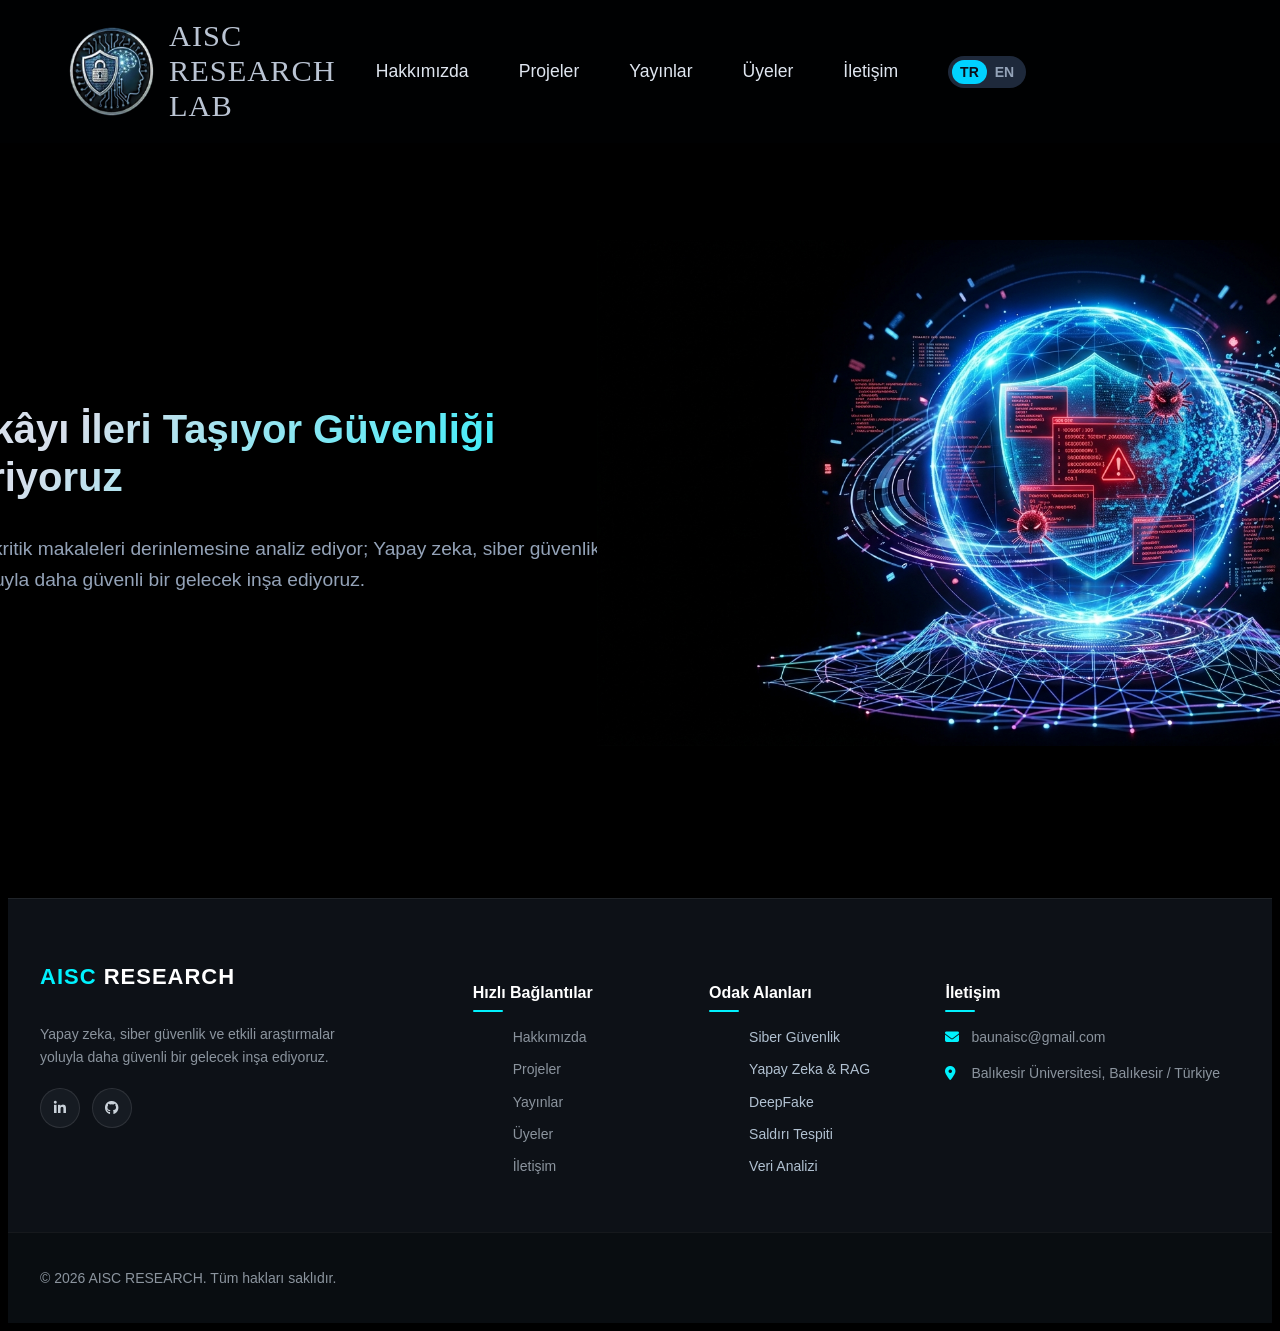
<file: index.html>
<!doctype html>
<html lang="en">
  <head>
    <meta charset="UTF-8" />
    <meta name="viewport" content="width=device-width, initial-scale=1.0" />
    <title>AISC Research Lab</title>
    <link rel="icon" type="image/png" href="assets/img/logo.png"> 
    <link rel="stylesheet" href="style.css" />
  </head>
  <body>
    <header>
      <div class="logo">
        <img src="assets/img/logo.png" alt="" />
        <a href="index.html">AISC RESEARCH LAB</a>
      </div>
      <nav>
        <ul>
          <li>
            <a class="nav-item" href="hakkımızda.html" data-i18n="nav-about"
              >Hakkımızda</a
            >
          </li>
          <li>
            <a class="nav-item" href="projeler.html" data-i18n="nav-projects"
              >Projeler</a
            >
          </li>
          <li>
            <a
              class="nav-item"
              href="yayınlar.html"
              data-i18n="nav-publications"
              >Yayınlar</a
            >
          </li>
          <li>
            <a class="nav-item" href="uyeler.html" data-i18n="nav-members"
              >Üyeler</a
            >
          </li>
          <li>
            <a class="nav-item" href="iletisim.html" data-i18n="nav-contact"
              >İletişim</a
            >
          </li>

          <label class="lang-switch">
            <input
              type="checkbox"
              id="lang-toggle"
              onchange="toggleLanguage(this)"
            />
            <span class="lang-text lang-tr">TR</span>
            <span class="lang-text lang-en">EN</span>
          </label>
        </ul>
      </nav>
    </header>

    <main>
      
      <section class="hero">
        <div class="hero-content">
          <h1 data-i18n="nav-logo">
            Yapay Zekâyı İleri Taşıyor <br />Güvenliği Güçlendiriyoruz
          </h1>
          <p data-i18n="nav-paragraf">
            Yapay zeka, siber güvenlik ve etkili araştırmalar yoluyla <br />
            daha güvenli bir gelecek inşa ediyoruz
          </p>
        </div>

        
        <div class="hero-image-card">
          <img src="assets/img/anasayfa.png" alt="Siber Güvenlik AI Görseli" />
        </div>
      </section>

      <!--
      <section class="news-ticker">
        <div class="news-header">
          <h1 data-i18n="nav-news">Duyurular <span>& Haberler</span></h1>
          <div class="accent-line"></div>
        </div>
        <div class="ticker-track">
          <div class="news-card">
            <span class="badge">Duyuru</span>
            <h3>
              Yapay Zeka Ve Siber Savunma Makalesi Yayımlandı.Duyuruyu görmek
              için tıklayınız
            </h3>
          </div>
          <div class="news-card">
            <span class="badge">Haber</span>
            <h3>AISC Ekibi Yeni Araştırma Projesini Başlattı</h3>
          </div>
          <div class="news-card">
            <span class="badge">Toplantı</span>
            <h3>Otonom Sistemlerde Güvenlik Webinarı</h3>
          </div>
          <div class="news-card">
            <span class="badge">Duyuru</span>
            <h3>Yeni Akademik Yayın İncelemesi Eklendi</h3>
          </div>
          <div class="news-card">
            <span class="badge">Duyuru</span>
            <h3>
              Yapay Zeka Ve Siber Savunma Makalesi Yayımlandı.Duyuruyu görmek
              için tıklayınız
            </h3>
          </div>
          <div class="news-card">
            <span class="badge">Duyuru</span>
            <h3>
              Yapay Zeka Ve Siber Savunma Makalesi Yayımlandı.Duyuruyu görmek
              için tıklayınız
            </h3>
          </div>
        </div>
      </section>
    </main>
-->

    <script src="script.js"></script>
  </body>

  <footer class="footer">
    <div class="footer-container">
      <div class="footer-col brand-col">
        <a href="#" class="footer-logo">
          <span class="logo-text">AISC</span> RESEARCH
        </a>
        <p class="footer-desc" data-i18n="nav-halfparagraf" >
           Yapay zeka, siber güvenlik ve etkili araştırmalar yoluyla daha güvenli bir gelecek inşa ediyoruz.
        </p>
        <div class="social-links">
          <a
            href="https://www.linkedin.com/company/baun-artificial-intelligence-security-research-lab/home/"
            aria-label="LinkedIn"
            ><i class="fab fa-linkedin-in"></i
          ></a>
          <a href="#" aria-label="GitHub"><i class="fab fa-github"></i></a>
        </div>
      </div>

      <!-- 2. Kolon: Hızlı Bağlantılar -->
      <div class="footer-col">
        <h4 class="footer-title" data-i18n="f-hizli-baglantilar">Hızlı Bağlantılar</h4>
        <ul class="footer-links">
          
          <li>
            <a href="hakkımızda.html" data-i18n="nav-about">Hakkımızda</a>
          </li>
          <li><a href="projeler.html" data-i18n="nav-projects">Projeler</a></li>
          <li>
            <a href="yayınlar.html" data-i18n="nav-publications">Yayınlar</a>
          </li>
          <li><a href="uyeler.html" data-i18n="nav-members">Üyeler</a></li>
          <li><a href="iletisim.html" data-i18n="nav-contact">İletişim</a></li>
        </ul>
      </div>

      
      <!-- 3. Kolon: Hizmetler / Odak Alanları -->
      <div class="footer-col">
        <h4 class="footer-title" data-i18n="f-odak-alanlari">Odak Alanları</h4>
        <ul class="footer-links">
          <li data-i18n="f-siber-güvenlik">Siber Güvenlik</li>
          <li data-i18n="f-Yapay-zeka-rag">Yapay Zeka & RAG</li>
          <li >DeepFake</li>
          <li data-i18n="f-saldiri-tespiti">Saldırı Tespiti</li>
          <li data-i18n="f-veri-analizi">Veri Analizi</li>
        </ul>
      </div>

      <!-- 4. Kolon: İletişim Bilgileri -->
      <div class="footer-col contact-col">
        <h4 class="footer-title" data-i18n="nav-contact">İletişim</h4>
        <p><i class="fas fa-envelope"></i> baunaisc@gmail.com</p>
        <p>
          <i class="fas fa-map-marker-alt" ></i> Balıkesir Üniversitesi,
          Balıkesir / Türkiye
        </p>
      </div>
    </div>

    <!-- Alt Telif & Yasal Haklar Şeridi -->
    <div class="footer-bottom">
      <div class="footer-bottom-container">
        <p>&copy; 2026 AISC RESEARCH. Tüm hakları saklıdır.</p>
      </div>
    </div>
  </footer>

  <!-- İkonlar için Font Awesome Kütüphanesi -->
  <link
    rel="stylesheet"
    href="https://cdnjs.cloudflare.com/ajax/libs/font-awesome/6.4.0/css/all.min.css"
  />
</html>
</file>
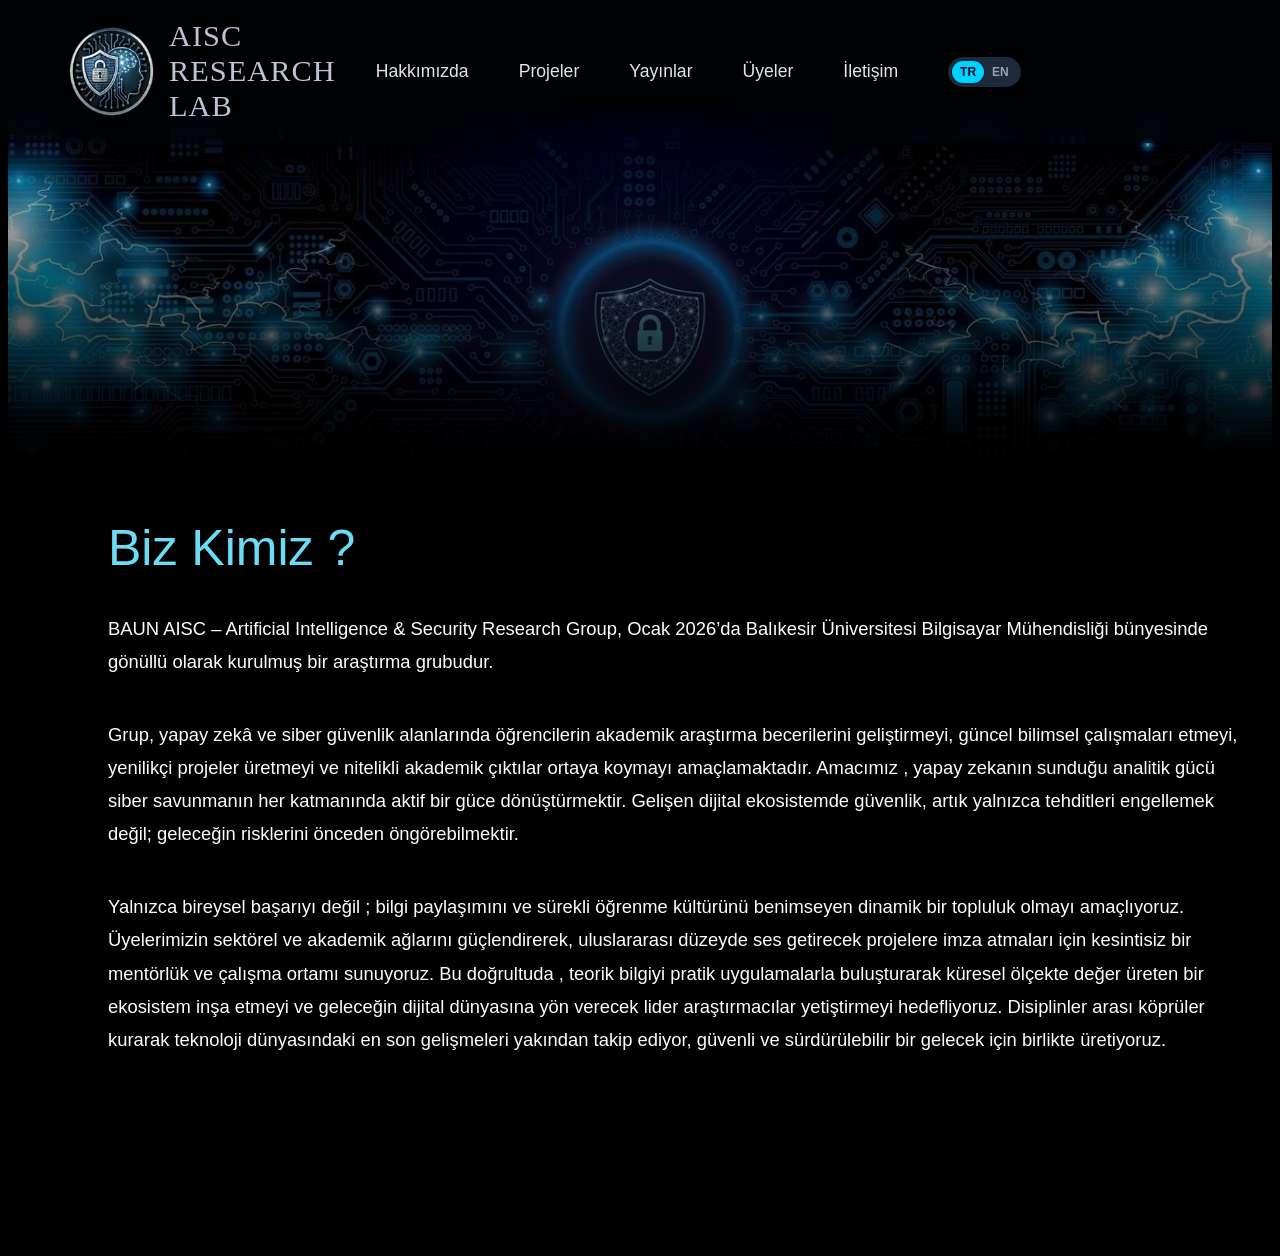
<file: hakkımızda.html>
<!DOCTYPE html>
<html lang="en">
<head>
    <meta charset="UTF-8">
    <meta name="viewport" content="width=device-width, initial-scale=1.0">
    <title>AISC Research Lab</title>
    <link rel="icon" type="image/png" href="assets/img/logo.png"> 
    <link rel="stylesheet" href="hakkımızda.css">
</head>
<body>
    <header>
        <div class="logo">
            <img src="assets/img/logo.png" alt="">
            <a href="index.html">AISC RESEARCH LAB</a>
        </div>
        <nav>
             <ul>
                <li><a class="nav-item"  href="hakkımızda.html" data-i18n="nav-about">Hakkımızda</a></li>
                <li><a class="nav-item" href="projeler.html" data-i18n="nav-projects">Projeler</a></li>
                <li><a class="nav-item" href="yayınlar.html" data-i18n="nav-publications">Yayınlar</a></li>
                <li><a class="nav-item" href="uyeler.html" data-i18n="nav-members">Üyeler</a></li>
                <li><a class="nav-item" href="iletisim.html"  data-i18n="nav-contact">İletişim</a></li>

                <label class="lang-switch">
                  <input type="checkbox" id="lang-toggle" onchange="toggleLanguage(this)">
                    <span class="lang-text lang-tr">TR</span>
                    <span class="lang-text lang-en">EN</span>
               </label>
            </ul>
        </nav>
        </header>

       <div class="hero-banner">
        <div class="banner-overlay"></div>
    </div>

    <!-- Metin Alanı -->
    <main class="container" >
        
        <h1  data-i18n="nav-who">Biz Kimiz?</h1>

        <p data-i18n="nav-p-about-1"> 
            <strong>BAUN AISC –</strong> Artificial Intelligence & Security Research Group, Ocak 2026’da <strong>Balıkesir Üniversitesi Bilgisayar Mühendisliği </strong> bünyesinde gönüllü olarak kurulmuş bir araştırma grubudur.
        </p>

        <p data-i18n="nav-p-about-2">
            Grup, yapay zekâ ve siber güvenlik alanlarında öğrencilerin akademik araştırma becerilerini geliştirmeyi, güncel bilimsel çalışmaları  etmeyi, yenilikçi projeler üretmeyi ve nitelikli akademik çıktılar ortaya koymayı amaçlamaktadır.
    
           <strong> Amacımız </strong>, yapay zekanın sunduğu analitik gücü siber savunmanın her katmanında aktif bir güce dönüştürmektir. Gelişen dijital ekosistemde güvenlik, artık yalnızca tehditleri engellemek değil; geleceğin risklerini önceden öngörebilmektir.
        </p>
        <p data-i18n="nav-p-about-3">
   
           <strong> Yalnızca bireysel başarıyı değil  </strong>; bilgi paylaşımını ve sürekli öğrenme kültürünü benimseyen dinamik bir topluluk olmayı amaçlıyoruz. Üyelerimizin sektörel ve akademik ağlarını güçlendirerek, uluslararası düzeyde ses getirecek projelere imza atmaları için kesintisiz bir mentörlük ve çalışma ortamı sunuyoruz.
           <strong> Bu doğrultuda </strong>, teorik bilgiyi pratik uygulamalarla buluşturarak küresel ölçekte değer üreten bir ekosistem inşa etmeyi ve geleceğin dijital dünyasına yön verecek lider araştırmacılar yetiştirmeyi hedefliyoruz. Disiplinler arası köprüler kurarak teknoloji dünyasındaki en son gelişmeleri yakından takip ediyor, güvenli ve sürdürülebilir bir gelecek için birlikte üretiyoruz.
        </p>

    </main>

    <script src="script.js"></script>

    </body>
</html>
</file>
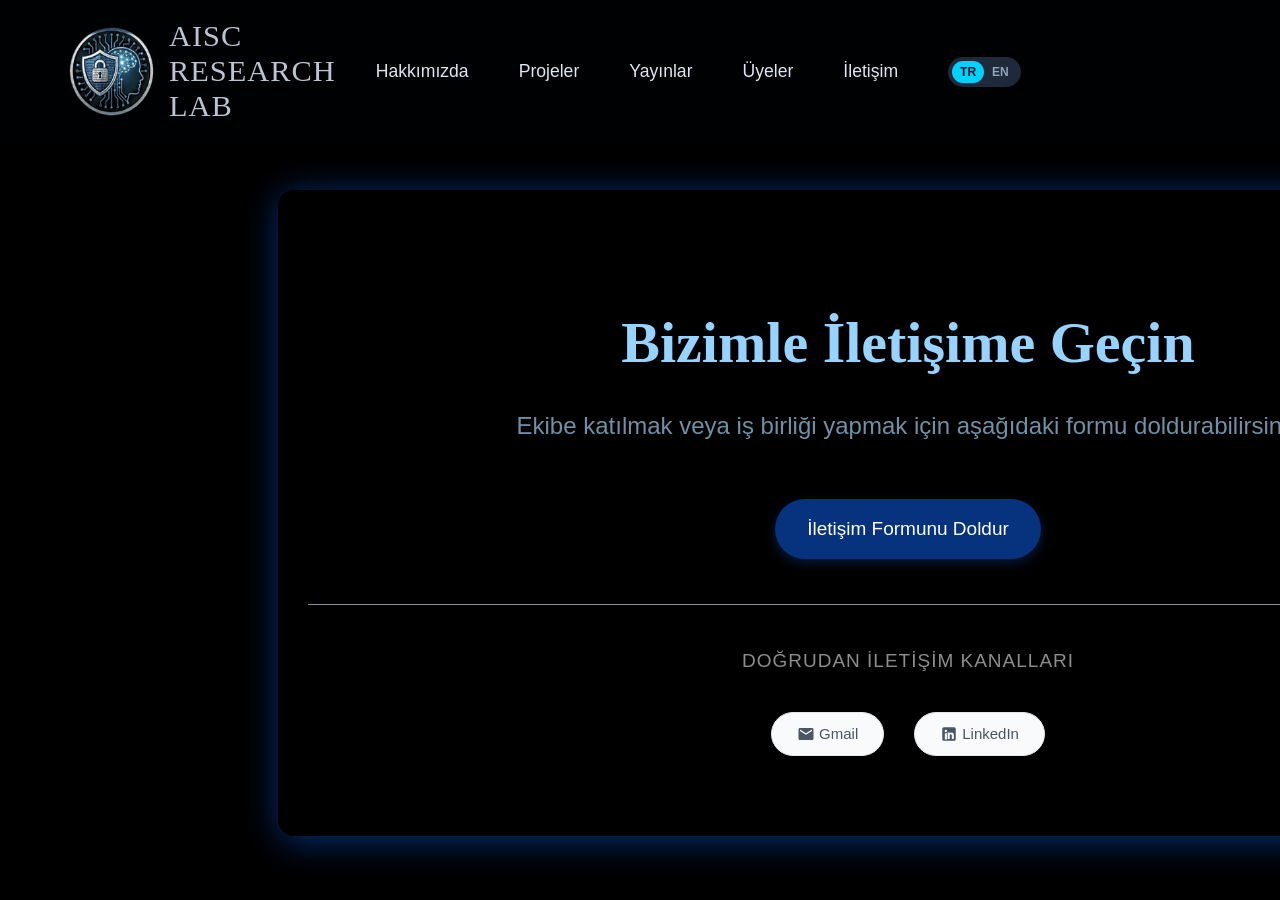
<file: iletisim.html>
<!DOCTYPE html>
<html lang="en">
<head>
    <meta charset="UTF-8">
    <meta name="viewport" content="width=device-width, initial-scale=1.0">
    <title>AISC Research Lab</title>
    <link rel="icon" type="image/png" href="assets/img/logo.png"> 
    <link rel="stylesheet" href="iletisim.css".css">
</head>
<body>
    <header>
        <div class="logo">
            <img src="assets/img/logo.png" alt="">
            <a href="index.html">AISC RESEARCH LAB</a>
        </div>
        <nav>
             <ul>
                <li><a class="nav-item"  href="hakkımızda.html" data-i18n="nav-about">Hakkımızda</a></li>
                <li><a class="nav-item" href="projeler.html" data-i18n="nav-projects">Projeler</a></li>
                <li><a class="nav-item" href="yayınlar.html" data-i18n="nav-publications">Yayınlar</a></li>
                <li><a class="nav-item" href="uyeler.html" data-i18n="nav-members">Üyeler</a></li>
                <li><a class="nav-item" href="iletisim.html"  data-i18n="nav-contact">İletişim</a></li>

                <label class="lang-switch">
                  <input type="checkbox" id="lang-toggle" onchange="toggleLanguage(this)">
                    <span class="lang-text lang-tr">TR</span>
                    <span class="lang-text lang-en">EN</span>
               </label>
            </ul>
        </nav>
        </header>
<div class="contact-container">
    
    <!-- Başlık ve Yönlendirme Metni -->
    <h1 class="contact-title" data-i18n="iletisim">Bizimle İletişime Geçin</h1>
    <p class="contact-description" data-i18n="formu-doldur">
        Ekibe katılmak veya iş birliği yapmak için aşağıdaki formu doldurabilirsiniz.
    </p>

    <!-- Form Sayfası Yönlendirme Butonu -->
    <div>
        <a href="https://docs.google.com/forms/d/e/1FAIpQLScKwY-qH0NP5A6YkQt7qk_kizrjH9DAxujlUrHgeabU6d9YKA/viewform"class="btn-form" data-i18n="form-doldur">
            İletişim Formunu Doldur
        </a>
    </div>

    <hr class="divider">

    <!-- Sosyal Medya ve Doğrudan İletişim Kanalları -->
    <div class="social-title" data-i18n="iletisim-kanalları">Doğrudan İletişim Kanalları</div>
    
    <div class="social-links">
   <!-- Doğrudan Web Gmail Açan Bağlantı -->
<a href="https://mail.google.com/mail/?view=cm&fs=1&to=baunaisc@gmail.com&su=Iletisim" target="_blank" rel="noopener noreferrer" class="social-link email">
    <svg xmlns="http://www.w3.org/2000/svg" viewBox="0 0 24 24" width="24" height="24" fill="currentColor">
        <path d="M20 4H4c-1.1 0-1.99.9-1.99 2L2 18c0 1.1.9 2 2 2h16c1.1 0 2-.9 2-2V6c0-1.1-.9-2-2-2zm0 4l-8 5-8-5V6l8 5 8-5v2z"/>
    </svg>
    <span>Gmail</span>
</a>

        <!-- LinkedIn -->
        <a href="https://www.linkedin.com/company/baun-artificial-intelligence-security-research-lab/home/" target="_blank" class="social-link linkedin">
            <svg viewBox="0 0 24 24"><path d="M19 3a2 2 0 0 1 2 2v14a2 2 0 0 1-2 2H5a2 2 0 0 1-2-2V5a2 2 0 0 1 2-2h14m-.5 15.5v-5.3a3.26 3.26 0 0 0-3.26-3.26c-.85 0-1.84.52-2.28 1.3v-1.11h-2.79v8.37h2.79v-4.93c0-.77.62-1.4 1.39-1.4a1.4 1.4 0 0 1 1.4 1.4v4.93h2.75M6.46 10.9v8.37H9.2V10.9H6.46M7.83 6.4a1.6 1.6 0 1 0 1.6 1.6 1.6 1.6 0 0 0-1.6-1.6z"/></svg>
            LinkedIn
        </a>

    </div>

   <script src="script.js"></script>

        </body>
        </html>
</file>
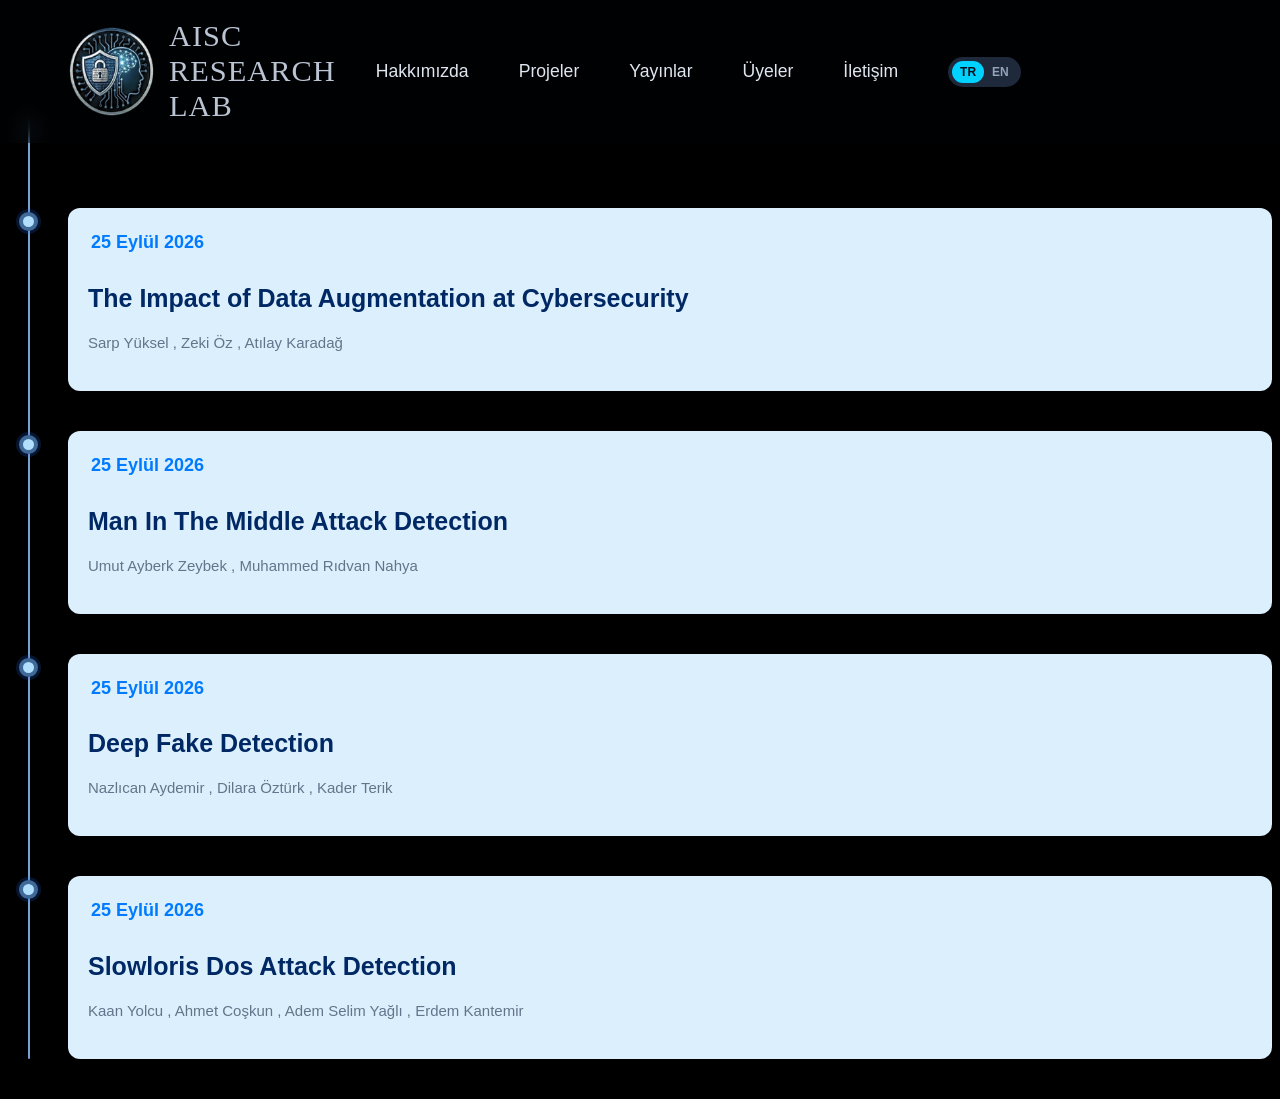
<file: projeler.html>
<!doctype html>
<html lang="en">
  <head>
    <meta charset="UTF-8" />
    <meta name="viewport" content="width=device-width, initial-scale=1.0" />
    <title>AISC Research Lab</title>
    <link rel="icon" type="image/png" href="assets/img/logo.png"> 
    <link rel="stylesheet" href="projeler.css" />
  </head>
  <body>
    <header>
      <div class="logo">
        <img src="assets/img/logo.png" alt="" />
        <a href="index.html">AISC RESEARCH LAB</a>
      </div>
      <nav>
        <ul>
          <li>
            <a class="nav-item" href="hakkımızda.html" data-i18n="nav-about"
              >Hakkımızda</a
            >
          </li>
          <li>
            <a class="nav-item" href="projeler.html" data-i18n="nav-projects"
              >Projeler</a
            >
          </li>
          <li>
            <a
              class="nav-item"
              href="yayınlar.html"
              data-i18n="nav-publications"
              >Yayınlar</a
            >
          </li>
          <li>
            <a class="nav-item" href="uyeler.html" data-i18n="nav-members"
              >Üyeler</a
            >
          </li>
          <li>
            <a class="nav-item" href="iletisim.html" data-i18n="nav-contact"
              >İletişim</a
            >
          </li>

          <label class="lang-switch">
            <input
              type="checkbox"
              id="lang-toggle"
              onchange="toggleLanguage(this)"
            />
            <span class="lang-text lang-tr">TR</span>
            <span class="lang-text lang-en">EN</span>
          </label>
        </ul>
      </nav>
    </header>

    <div class="timeline-container">
      <!-- Timeline Öğe 1 -->
      <div class="timeline-item">
        <div class="timeline-dot"></div>
        <div class="article-card">
          <span class="article-date">25 Eylül 2026</span>
          <h2 class="article-title">
            The Impact of Data Augmentation at Cybersecurity
          </h2>
          <p class="article-excerpt">
            Sarp Yüksel , Zeki Öz , Atılay Karadağ
          </p>
          <!-- <a href="#" class="read-more">Makaleyi Oku &rarr;</a>
             -->
        </div>
      </div>

      <!-- Timeline Öğe 2 -->
      <div class="timeline-item">
        <div class="timeline-dot"></div>
        <div class="article-card">
          <span class="article-date">25 Eylül 2026</span>
          <h2 class="article-title">Man In The Middle Attack Detection</h2>
          <p class="article-excerpt">
           Umut Ayberk Zeybek , Muhammed Rıdvan Nahya
          </p>
          <!-- <a href="#" class="read-more">Makaleyi Oku &rarr;</a>-->
        </div>
      </div>

      <!-- Timeline Öğe 2 -->
      <div class="timeline-item">
        <div class="timeline-dot"></div>
        <div class="article-card">
          <span class="article-date">25 Eylül 2026</span>
          <h2 class="article-title">Deep Fake Detection</h2>
          <p class="article-excerpt">
            Nazlıcan Aydemir , Dilara Öztürk , Kader Terik
          </p>
          <!-- <a href="#" class="read-more">Makaleyi Oku &rarr;</a>-->
        </div>
      </div>

      <!-- Timeline Öğe 3 -->
      <div class="timeline-item">
        <div class="timeline-dot"></div>
        <div class="article-card">
          <span class="article-date">25 Eylül 2026</span>
          <h2 class="article-title">Slowloris Dos Attack Detection</h2>
          <p class="article-excerpt">
          Kaan Yolcu , Ahmet Coşkun , Adem Selim Yağlı , Erdem Kantemir
          </p>
          <!-- <a href="#" class="read-more">Makaleyi Oku &rarr;</a>-->
        </div>
      </div>
    </div>

    <script src="script.js"></script>
  </body>
</html>
</file>
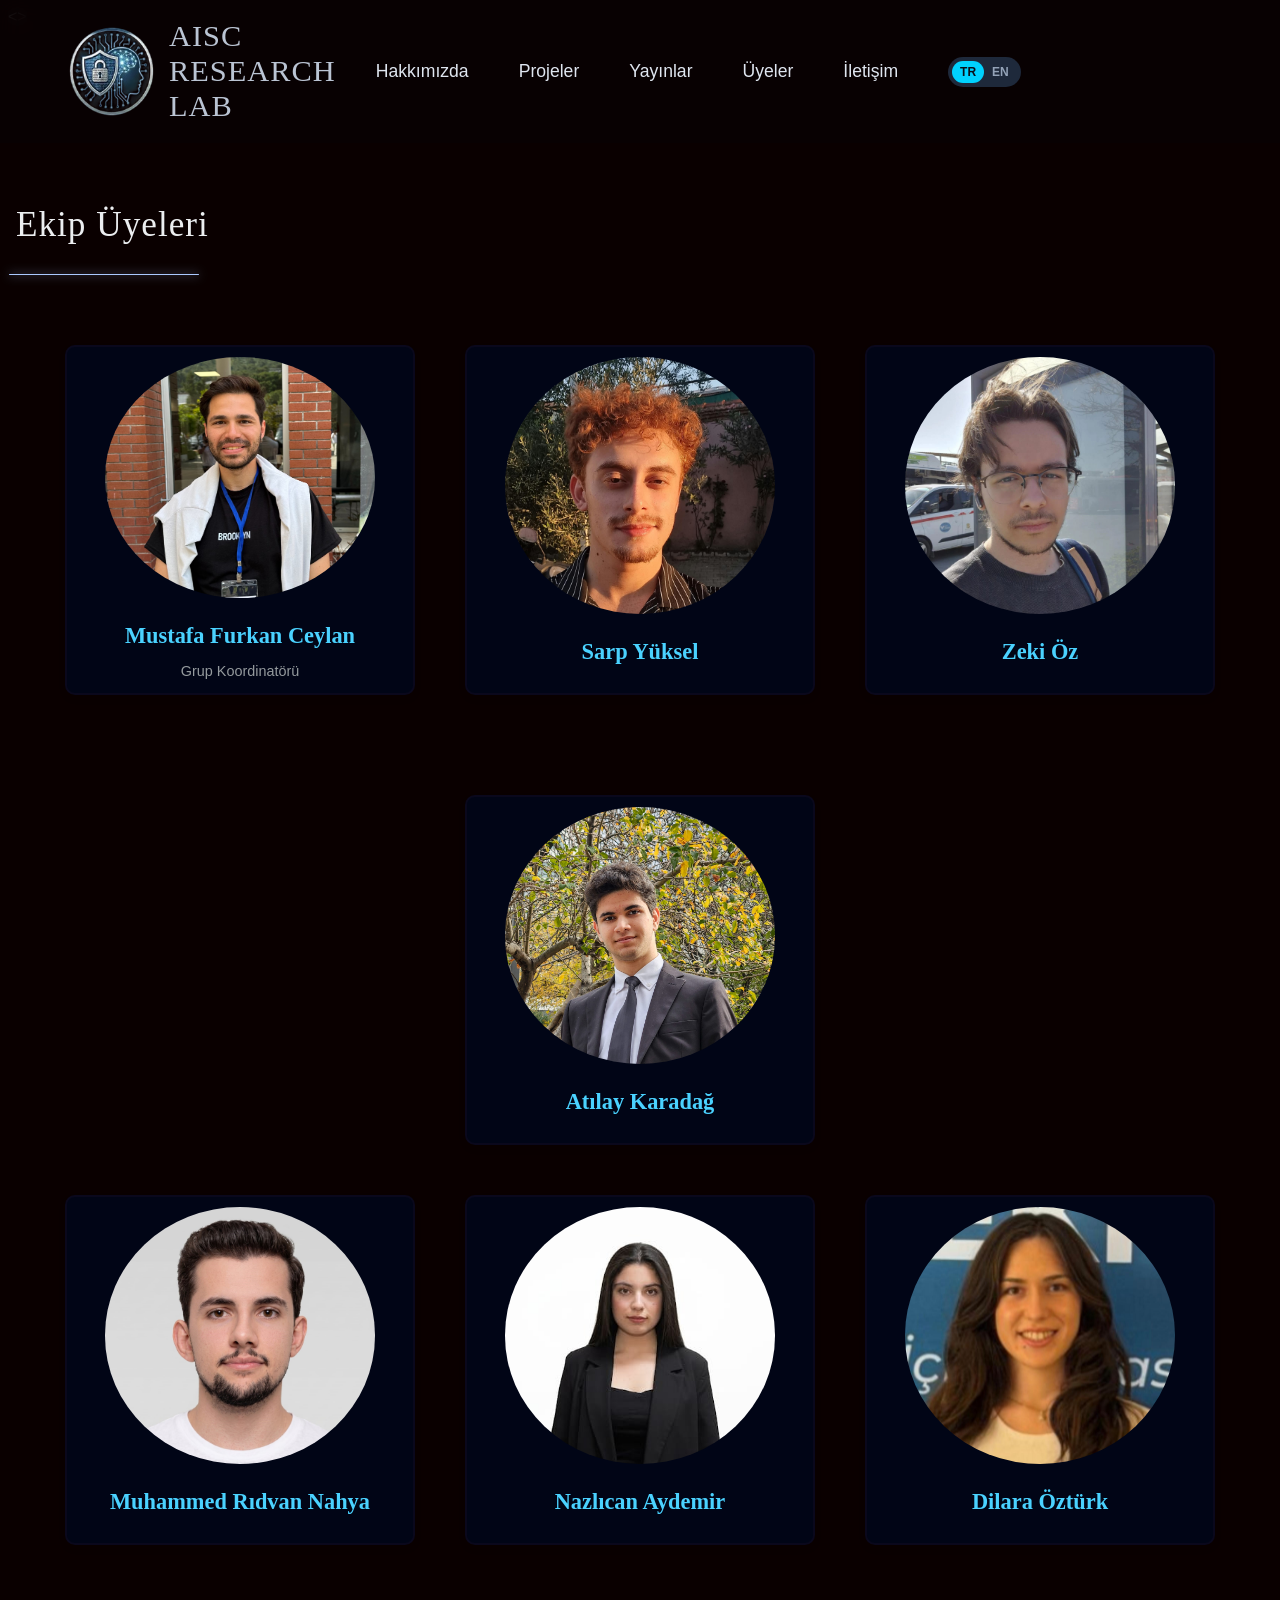
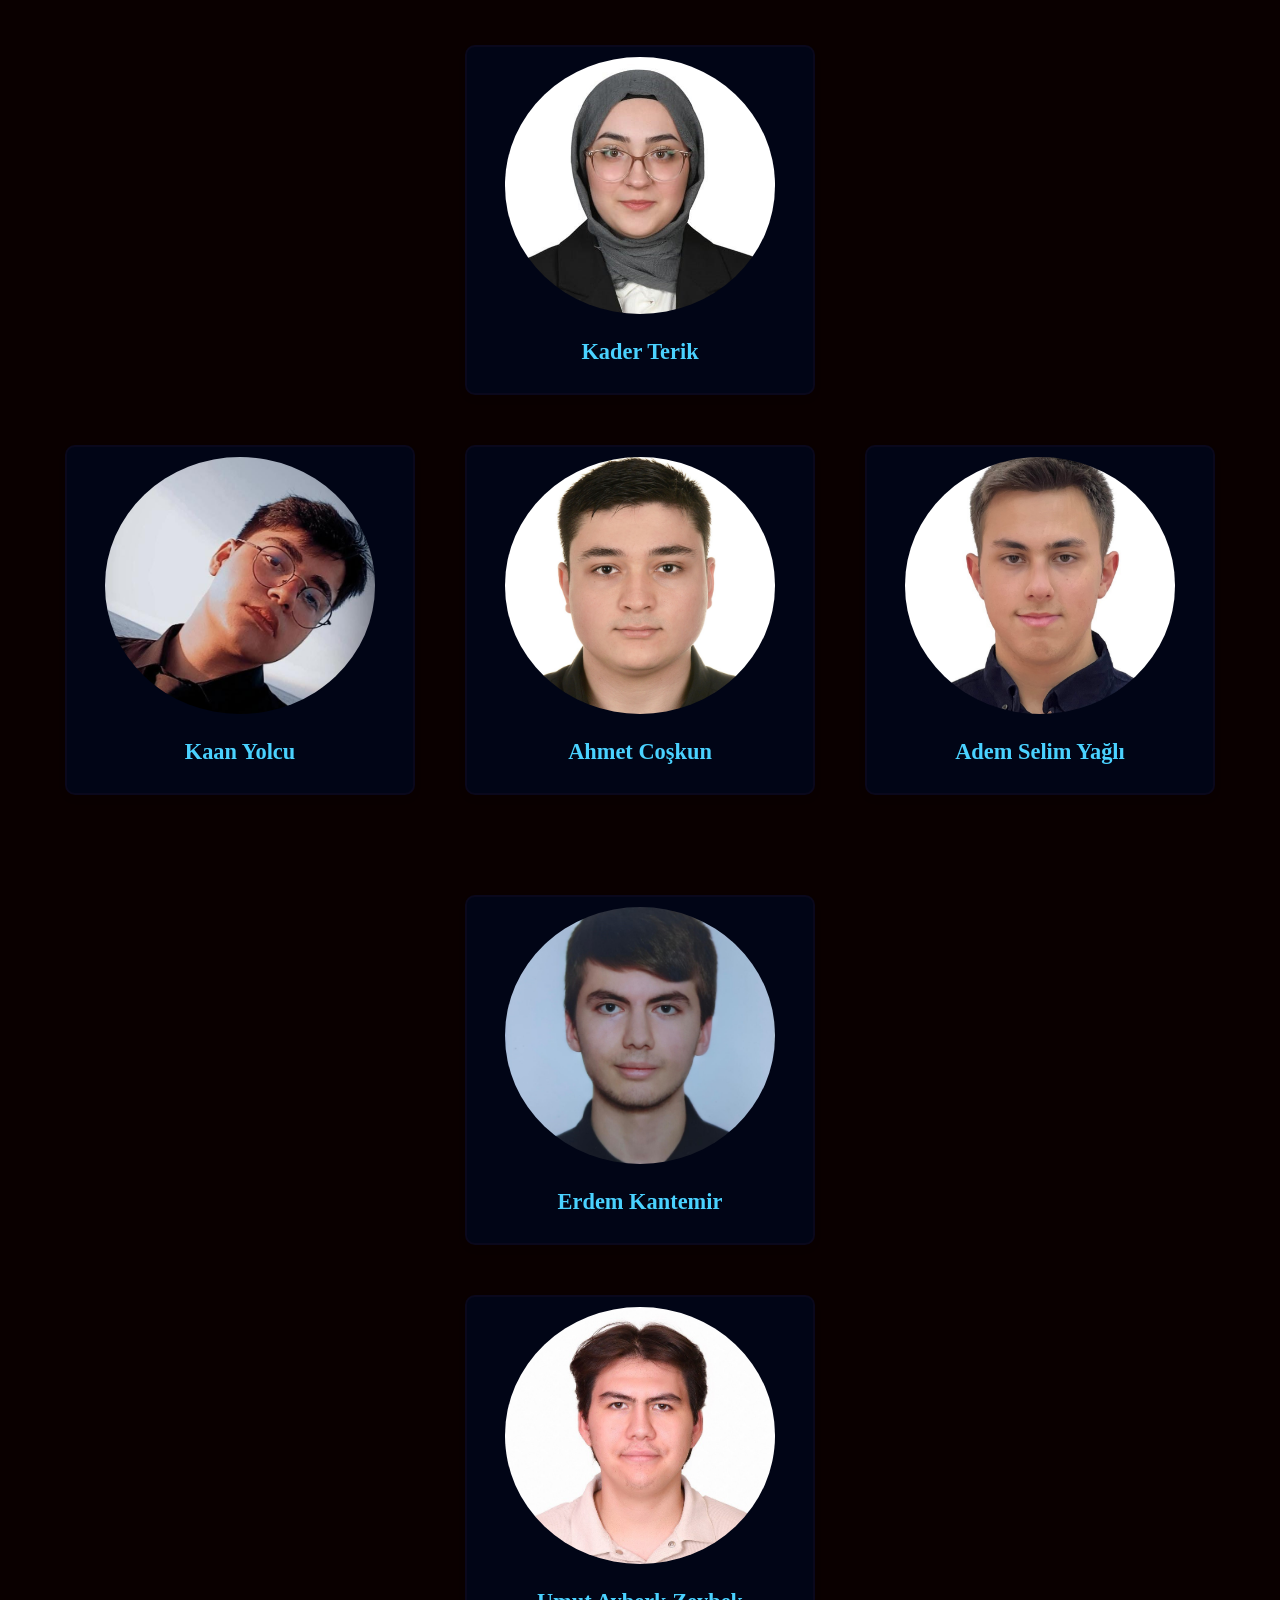
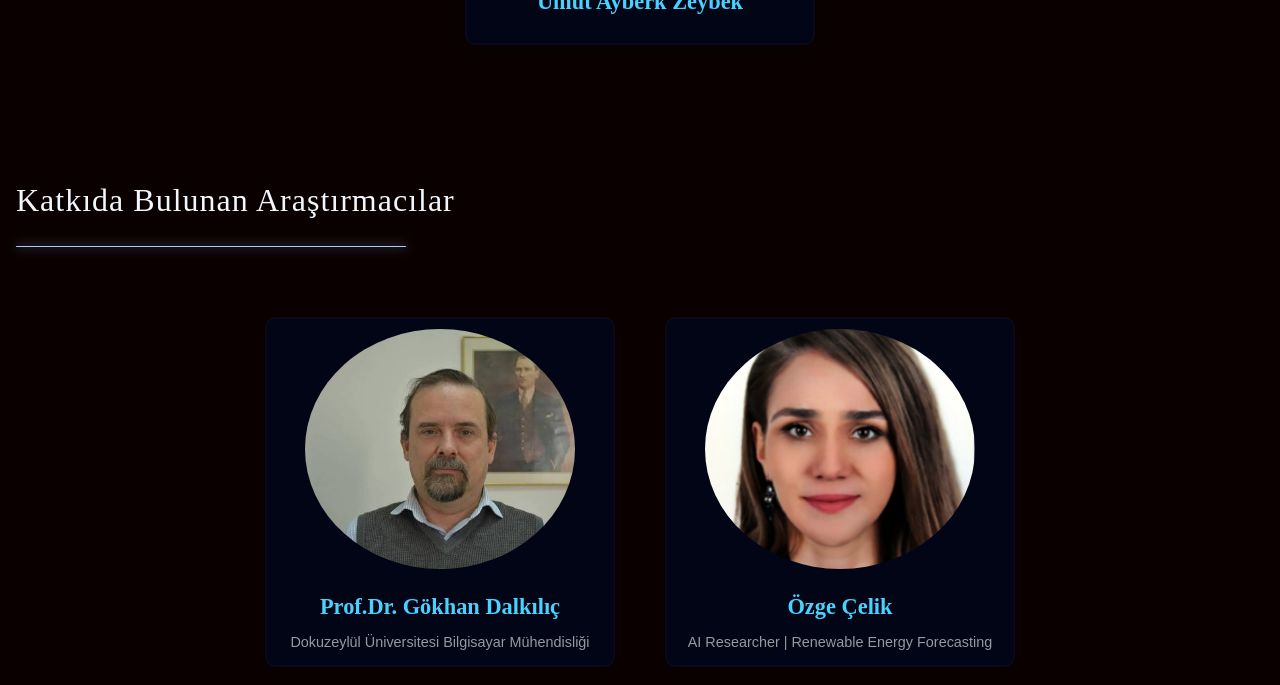
<file: uyeler.html>
<!doctype html>
<html lang="en">
  <head>
    <meta charset="UTF-8" />
    <meta name="viewport" content="width=device-width, initial-scale=1.0" />
    <title>AISC Research Lab</title>
    <link rel="icon" type="image/png" href="assets/img/logo.png"> 
    <link rel="stylesheet" href="uyeler.css" />
  </head>

  <header>
    <div class="logo">
      <img src="assets/img/logo.png" alt="" />
      <a href="index.html">AISC RESEARCH LAB</a>
    </div>
    <nav>
      <ul>
        <li>
          <a class="nav-item" href="hakkımızda.html" data-i18n="nav-about"
            >Hakkımızda</a
          >
        </li>
        <li>
          <a class="nav-item" href="projeler.html" data-i18n="nav-projects"
            >Projeler</a
          >
        </li>
        <li>
          <a class="nav-item" href="yayınlar.html" data-i18n="nav-publications"
            >Yayınlar</a
          >
        </li>
        <li>
          <a class="nav-item" href="uyeler.html" data-i18n="nav-members"
            >Üyeler</a
          >
        </li>
        <li>
          <a class="nav-item" href="iletisim.html" data-i18n="nav-contact"
            >İletişim</a
          >
        </li>

        <label class="lang-switch">
          <input
            type="checkbox"
            id="lang-toggle"
            onchange="toggleLanguage(this)"
          />
          <span class="lang-text lang-tr">TR</span>
          <span class="lang-text lang-en">EN</span>
        </label>
      </ul>
    </nav>
  </header>
  <>

    <div class="uyeler-basligi">
      <h2 data-i18n="ekip-uye">Ekip Üyeleri</h2>
      <div class="accent-line2"></div>
    </div>
      
    <div class="kare-konteyner">
   
      <div class="kare">
        <div class="yuvarlak">
          <img src="assets/img/furkanImg.jpeg" />
        </div>
        <h1>Mustafa Furkan Ceylan</h1>
        <h3>
          Grup Koordinatörü
        </h3>
      </div>
      <!-- 2. Kare -->
      <div class="kare">
        <div class="yuvarlak">
          <img src="assets/img/sarp.jpeg" />
        </div>
        <h1>Sarp Yüksel</h1>
        <h3>
        </h3>
      </div>

      <!-- 3. Kare -->
      <div class="kare">
        <div class="yuvarlak">
          <img src="assets/img/zeki.jpeg" />
        </div>
        <h1>Zeki Öz</h1>
        <h3>
        </h3>
      </div>

      <!-- 4. Kare -->
      <div class="kare">
        <div class="yuvarlak">
          <img src="assets/img/atılay.jpeg" />
        </div>
        <h1>Atılay Karadağ</h1>
        <h3>
        </h3>
      </div>
       
    
      </div>
      

    <div class="kare-konteyner">
      <div class="kare">
        <div class="yuvarlak">
          <img src="assets/img/rrdvan.jpeg" />
        </div>
        <h1>Muhammed Rıdvan Nahya</h1>
        <h3></h3>
      </div>
      <!-- 2. Kare -->
      <div class="kare">
        <div class="yuvarlak">
          <img src="assets/img/nazlıC.jpeg" />
        </div>
        <h1>Nazlıcan Aydemir</h1>
        <h3></h3>
      </div>

      <!-- 3. Kare -->
      <div class="kare">
        <div class="yuvarlak">
          <img src="assets/img/dilara.jpeg" />
        </div>
        <h1>Dilara Öztürk</h1>
        <h3></h3>
      </div>

      <!-- 4. Kare -->
      <div class="kare">
        <div class="yuvarlak">
          <img src="assets/img/kader.jpeg" />
        </div>
        <h1>Kader Terik</h1>
        <h3></h3>
      </div>
    </div>

    <div class="kare-konteyner">
      <div class="kare">
        <div class="yuvarlak">
          <img src="assets/img/kaan.jpeg" />
        </div>
        <h1>Kaan Yolcu</h1>
        <h3></h3>
      </div>

      <!-- 2. Kare -->
      <div class="kare">
        <div class="yuvarlak">
          <img src="assets/img/ahmet.jpeg" />
        </div>
        <h1>Ahmet Coşkun</h1>
        <h3></h3>
      </div>
      <!-- 3. Kare -->
      <div class="kare">
        <div class="yuvarlak">
          <img src="assets/img/adem.jpeg" />
        </div>
        <h1>Adem Selim Yağlı</h1>
        <h3></h3>
      </div>

      <!-- 4. Kare -->
      <div class="kare">
        <div class="yuvarlak">
          <img src="assets/img/erdem.jpeg" />
        </div>
        <h1>Erdem Kantemir</h1>
        <h3></h3>
      </div>
      
    </div>
<div class="kare-konteyner">
      <div class="kare">
        <div class="yuvarlak">
          <img src="assets/img/umut.jpeg" />
        </div>
        <h1>Umut Ayberk Zeybek</h1>
        <h3></h3>
      </div>
    </div>




    <div class="bolum-basligi">
      <h2 data-i18n="hocalar">Katkıda Bulunan Araştırmacılar</h2>
      <div class="accent-line"></div>
    </div>

    <div class="kare-konteyner">
      <!-- 1. Araştırmacı -->
      <div class="kare">
        <div class="yuvarlak">
          <img src="assets/img/gökhanhoca.png"/>
        </div>
        <h1>Prof.Dr. Gökhan Dalkılıç</h1>
        <h3>Dokuzeylül Üniversitesi Bilgisayar Mühendisliği</h3>
      </div>

      <!-- 2. Araştırmacı -->
      <div class="kare">
        <div class="yuvarlak">
          <img src="assets/img/özgehoca.png" />
        </div>
        <h1>Özge Çelik</h1>
        <h3>AI Researcher | Renewable Energy Forecasting</h3>
      </div>
    </div>
    

    <script src="script.js"></script>
  </body>
</html>
</file>
<file: style.css>
body{

    background-color: rgb(0, 0, 0);
    font-family: Arial, sans-serif;
    color: #333;
}
/* Header ve Navbar Düzeni */
/* Header - CSS Grid ile 3 Eşit Sütunlu Düzen */
header {
  position: fixed;
  top: 0;
  left: 0;
  width: 100%;
  display: grid;
  grid-template-columns: 1fr auto 1fr; /* Sol ve Sağ eşit genişlikte, Orta kendi içeriği kadar */
  align-items: center;
  padding: 1.2rem 5%;
  box-sizing: border-box;
  z-index: 1000;

  /* Şeffaf ve Arka Planı Göstermeyen Cam Efekti */
  background: rgba(8, 12, 22, 0.1);
  backdrop-filter: blur(12px);
  -webkit-backdrop-filter: blur(12px);
}

/* Logo (1. Sütun - En Sol) */
.logo {
    display: flex;        /* İçindeki öğeleri (img ve a) YAN YANA getirir */
    align-items: center; /* Öğeleri dikeyde tam ortalar */
    gap: 10px;           /* Logo ile yazı arasına boşluk koyar */
}
.logo img
{
   height: 95px;       
    width: 95px;
}

.logo a {
  color: #bac4d3;
  font-family :'Times New Roman', Times, serif;
  padding-top: 0%;
  font-size: 1.9rem;
  font-weight: 400;
  text-decoration: none;
  letter-spacing: 1px;
}

/* Navigasyon (2. Sütun - Tam Ortada) */
nav {
  justify-self: center; /* Sayfanın tam ortasına kilitler */

}

nav ul {
    display: flex;
    align-items: center;
    gap: 50px;
    list-style: none;
}

/* Menü Ögeleri */
.nav-item {
    font-family: 'Segoe UI', Tahoma, Geneva, Verdana, sans-serif;
    text-decoration: none;
    position: relative;
    color: #dfe6f0;
    cursor: pointer;
    padding: 8px 0;
    font-size: 1.1rem;
    transition: color 0.3s ease;
}

/* Üzerine Gelince Yazı Rengi */
.nav-item:hover {
    color: #00d2ff;
}

/* Alt Çizgi Efekti (::after pseudo-element) */
.nav-item::after {
    content: '';
    position: absolute;
    bottom: 0;
    left: 0;
    width: 0%;
    height: 2px;
    background-color: #00d2ff;
    transition: width 0.6s ease;
    border-radius: 2px;
}

/* Üzerine Gelindiğinde Çizgiyi Uzat */
.nav-item:hover::after {
    width: 100%;
}

/* --- TIKLANAN / SEÇİLİ ÖGE (ACTIVE) --- */
.nav-item.active {
    color: #00d2ff;
    font-weight: 600;
}

.nav-item.active::after {
    width: 100%; /* Seçili ögenin altında çizgi sabit kalır */
}

/* Dil Butonu (3. Sütun - En Sağ) */
.lang-switch {
    font-family:'Segoe UI', Tahoma, Geneva, Verdana, sans-serif;
    position: relative;
    display: flex;
    align-items: end;
    background: #1e293b;
    border-radius: 20px;
    padding: 4px;
    cursor: pointer;
    font-size: 14px;
    font-weight:600;
}

/* Checkbox'ı Gizle */
.lang-switch input { 
  display: none; 
}

/* TR / EN Metinleri (Varsayılan Pasif Durum) */
.lang-switch span {
  padding: 4px 8px;
  border-radius: 15px;
  transition: all 0.3s ease;
  z-index: 1;
  background: transparent;
  color: #94a3b8; /* Pasif gri renk */
  cursor: pointer;
}

/* Checkbox İŞARETSİZKEN (TR Aktif - EN Pasif) */
.lang-switch input:not(:checked) ~ span:first-of-type {
  background: #00d2ff;
  color: #0b0f19;
}

/* Checkbox İŞARETLİYKEN (EN Aktif - TR Pasif) */
.lang-switch input:checked ~ span:last-of-type {
  background: #00d2ff;
  color: #464a55;
}
/* Hero Alanı Düzeni */
.hero {
    max-width: 1280px;
    margin: 0 auto;
    padding-top: 80px;
    padding-bottom: 0px;
    min-height:90vh;
    display: grid;
    grid-template-columns: 1fr 1fr; /* Sol yazı, Sağ video */
    align-items: center;
}

/* Sol Taraf Metin Alanı */
.hero-content {
    max-width: 880px;
    flex:1;
    margin-left: -190px;
}

.hero-content h1 {
    font-size: 2.5rem;
    font-weight: 800;
    line-height: 1.2;
    background: linear-gradient(135deg, #d7dfeb 30%, #00f2fe 100%);
    background-clip: text;
    -webkit-text-fill-color: transparent;
}

.hero-content p {
    font-size: 1.2rem;
    color: #94a3b8;
    line-height: 1.6;
}

/* Sağ Taraf: Doğrudan Görsel Alanı */
.hero-image-card {
    flex: 1.0; /* Görselin alanını genişleterek boyutunu büyüttük */
    display: flex;
    justify-content: center;
    align-items: center;
    padding-left: 210px;
}

.hero-image-card img {
    width: 220%;
    max-width: 1100px; /* Görselin maksimum genişliğini artırdık */
    height: auto;
    display: block; 
}

/* Dış Kapsayıcı (Ekrana Sığmayanları Gizler) */
.news-ticker {
    width: 100%;
    overflow: hidden;
    background: #000000;
    padding: 30px 0;
    margin-top: -180px;
}

/* --- H1 BAŞLIK ALANI --- */
.news-header {
    text-align:left;
    margin-left: 120px;
    margin-bottom: 35px;
}

.news-header h1 {
    font-family: 'Times New Roman', Times, serif;
    font-size: 1.5 rem; /* Başlık boyutu */
    font-weight: 400;
    color: #00f2fe;
    letter-spacing: 1px;
}

.news-header h1 span {
    color: #00f2fe; /* & Haberler kısmına mavi vurgu */
}

/* Başlığın Altındaki Şık Çizgi */
.news-header .accent-line {
    margin-left: 17px;
    margin-top: 10px;
    width: 270px;
    height: 2px;
    background: #00f2fe;
    border-radius: 0.5px;
    box-shadow: 0 0 10px #00f2fe;
}

/* Kayarak Akan Şerit */
.ticker-track {
    display: flex;
    gap: 20px;
    width: max-content; /* İçeriğin genişliği kadar uzar */
    animation: scrollRight 25s linear infinite; /* Sağa doğru akar */
}

/* Fare Üzerine Gelince Akışı Durdur (Kullanıcı Okuya Bilsin Diye) */
.ticker-track:hover {
    animation-play-state: paused;
}

/* Kartların Tasarımı */
.news-card {
    background: #111827;
    border: 1px solid rgba(0, 210, 255, 0.15);
    border-radius: 8px;
    padding: 15px 20px;
    width: 320px; /* Kart genişliği */
    height: 200px;
    flex-shrink: 0; /* Kartların daralmasını engeller */
    transition: transform 0.3s ease, border-color 0.3s ease;
}

.news-card:hover {
    transform: translateY(-3px);
    border-color: #00d2ff;
}

/* Kart İçindeki Etiket */
.news-card .badge {
    display: inline-block;
    background: rgba(0, 210, 255, 0.1);
    font-family: 'Times New Roman', Times, serif;
    color: #00d2ff;
    font-size: 1.4rem;
    padding: 3px 8px;
    border-radius: 4px;
    margin-bottom: 8px;
}

/* Kart İçindeki Başlık */
.news-card h3 {
    color: #f3f4f6;
    font-size: 1.05rem;
    font-weight: 300;
    line-height: 1.4;
}

/* ----------------------------------- */
/* SONSUZ SAĞA KAYMA ANİMASYONU        */
/* ----------------------------------- */
@keyframes scrollRight {
    0% {
        transform: translateX(50%); /* Sol taraftan başlar */
    }
    100% {
        transform: translateX(0); /* Sağa doğru kayar ve sıfırlanır */
    }
}

/* Footer Ana Stil */
.footer {
  background-color: #0d1117;
  color: #8b949e;
  padding-top: 60px;
  margin-top: 0px;
  font-size: 14px;
  line-height: 1.6;
  border-top: 1px solid rgba(255, 255, 255, 0.08);
}

.footer-container {
  max-width: 1200px;
  margin: 0 auto;
  padding: 0 20px 40px 20px;
  display: grid;
  grid-template-columns: 2fr 1fr 1fr 1.5fr;
  gap: 40px;
}

/* Marka & Logo Alanı */
.footer-logo {
  font-size: 22px;
  font-weight: 700;
  color: #ffffff;
  text-decoration: none;
  letter-spacing: 1px;
  display: inline-block;
  margin-bottom: 15px;
}

.footer-logo .logo-text {
  color: #00f2fe; /* Vurgu Rengi */
}

.footer-desc {
  margin-bottom: 20px;
  max-width: 320px;
}

/* Sosyal Medya İkonları */
.social-links {
  display: flex;
  gap: 12px;
}

.social-links a {
  width: 38px;
  height: 38px;
  background-color: #161b22;
  color: #c9d1d9;
  border-radius: 50%;
  display: flex;
  align-items: center;
  justify-content: center;
  text-decoration: none;
  border: 1px solid rgba(255, 255, 255, 0.1);
  transition: all 0.3s ease;
}

.social-links a:hover {
  background-color: #00f2fe;
  color: #0d1117;
  transform: translateY(-3px);
  box-shadow: 0 4px 12px rgba(0, 242, 254, 0.3);
}

/* Başlıklar */
.footer-title {
  color: #ffffff;
  font-size: 16px;
  font-weight: 600;
  margin-bottom: 20px;
  position: relative;
}

.footer-title::after {
  content: '';
  position: absolute;
  left: 0;
  bottom: -6px;
  width: 30px;
  height: 2px;
  background-color: #00f2fe;
  border-radius: 2px;
}

/* Bağlantı Listeleri */
.footer-links {
  list-style: none;
}

.footer-links li {
  color: #b1c1d1;
  margin-bottom: 10px;
}

.footer-links a {
  color: #8b949e;
  text-decoration: none;
  transition: color 0.2s ease, padding-left 0.2s ease;
}

.footer-links a:hover {
  color: #00f2fe;
  padding-left: 5px;
}

/* İletişim Bilgileri */
.contact-col p {
  display: flex;
  align-items: center;
  gap: 10px;
  margin-bottom: 12px;
}

.contact-col p i {
  color: #00f2fe;
  width: 16px;
}

/* Alt Şerit (Bottom Bar) */
.footer-bottom {
  background-color: #090d11;
  border-top: 1px solid rgba(255, 255, 255, 0.05);
  padding: 20px 0;
}

.footer-bottom-container {
  max-width: 1200px;
  margin: 0 auto;
  padding: 0 20px;
  display: flex;
  justify-content: space-between;
  align-items: center;
  flex-wrap: wrap;
  gap: 15px;
}

.legal-links {
  list-style: none;
  display: flex;
  gap: 20px;
}

.legal-links a {
  color: #8b949e;
  text-decoration: none;
  font-size: 13px;
  transition: color 0.2s ease;
}

.legal-links a:hover {
  color: #ffffff;
}

/* Mobil ve Tablet Uyumlu Responsive Tasarım */
@media (max-width: 992px) {
  .footer-container {
    grid-template-columns: 1fr 1fr;
    gap: 30px;
  }
}

@media (max-width: 576px) {
  .footer-container {
    grid-template-columns: 1fr;
  }
  
  .footer-bottom-container {
    flex-direction: column;
    text-align: center;
  }
  
  .legal-links {
    justify-content: center;
  }
}
</file>
<file: hakkımızda.css>
body{

    background-color: rgb(0, 0, 0);
    font-family: Arial, sans-serif;
    color: #333;
}
/* Header ve Navbar Düzeni */
/* Header - CSS Grid ile 3 Eşit Sütunlu Düzen */
header {
  position: fixed;
  top: 0;
  left: 0;
  width: 100%;
  display: grid;
  grid-template-columns: 1fr auto 1fr; /* Sol ve Sağ eşit genişlikte, Orta kendi içeriği kadar */
  align-items: center;
  padding: 1.2rem 5%;
  box-sizing: border-box;
  z-index: 1000;

  /* Şeffaf ve Arka Planı Göstermeyen Cam Efekti */
  background: rgba(8, 12, 22, 0.1);
  backdrop-filter: blur(12px);
  -webkit-backdrop-filter: blur(12px);
}

/* Logo (1. Sütun - En Sol) */
.logo {
    display: flex;        /* İçindeki öğeleri (img ve a) YAN YANA getirir */
    align-items: center; /* Öğeleri dikeyde tam ortalar */
    gap: 10px;           /* Logo ile yazı arasına boşluk koyar */
}
.logo img
{
   height: 95px;       
    width: 95px;
}

.logo a {
  color: #bac4d3;
  font-family :'Times New Roman', Times, serif;
  padding-top: 0%;
  font-size: 1.9rem;
  font-weight: 400;
  text-decoration: none;
  letter-spacing: 1px;
}

.logo a :hover
{
    color: #00d2ff;
}

/* Navigasyon (2. Sütun - Tam Ortada) */
nav {
  justify-self: center; /* Sayfanın tam ortasına kilitler */

}

nav ul {
    display: flex;
    align-items: center;
    gap: 50px;
    list-style: none;
}

/* Menü Ögeleri */
.nav-item {
     font-family: 'Segoe UI', Tahoma, Geneva, Verdana, sans-serif;
    text-decoration: none;
    position: relative;
    color: #dfe6f0;
    cursor: pointer;
    padding: 8px 0;
    font-size: 1.1rem;
    transition: color 0.3s ease;
}

/* Üzerine Gelince Yazı Rengi */
.nav-item:hover {
    color: #00d2ff;
}

/* Alt Çizgi Efekti (::after pseudo-element) */
.nav-item::after {
    content: '';
    position: absolute;
    bottom: 0;
    left: 0;
    width: 0%;
    height: 2px;
    background-color: #00d2ff;
    transition: width 0.6s ease;
    border-radius: 2px;
}

/* Üzerine Gelindiğinde Çizgiyi Uzat */
.nav-item:hover::after {
    width: 100%;
}

/* --- TIKLANAN / SEÇİLİ ÖGE (ACTIVE) --- */
.nav-item.active {
    color: #00d2ff;
    font-weight: 600;
}

.nav-item.active::after {
    width: 100%; /* Seçili ögenin altında çizgi sabit kalır */
}

/* Dil Butonu (3. Sütun - En Sağ) */
.lang-switch {
    position: relative;
    display: flex;
    align-items: end;
    background: #1e293b;
    border-radius: 20px;
    padding: 4px;
    cursor: pointer;
    font-size: 12px;
    font-weight: bold;
    color: #94a3b8;
}

/* Checkbox'ı Gizle */
.lang-switch input { display: none; }

/* TR / EN Metinleri */
.lang-switch span {
    padding: 4px 8px;
    border-radius: 15px;
    transition: 0.3s;
    z-index: 1;
}

/* Varsayılan Seçili (TR) */
.lang-switch span:first-of-type {
    background: #00d2ff;
    color: #0b0f19;
}

/* Tıklandığında (EN'ye Geçiş) */
.lang-switch input:checked ~ span:first-of-type {
    background: transparent;
    color: #94a3b8;
}

.lang-switch input:checked ~ span:last-of-type {
    background: #00d2ff;
    color: #0b0f19;
}
.hero-banner {
    position: fixed;
    margin-top: 115px;
    width: 100%;
    height: 350px;
    background-image:url('assets/img/CYBER.jpg');
    background-size: cover;
    background-position:top;
    position: relative;
}

/* Görselin altını yumuşakça siyaha bağlayan gölge */
.banner-overlay {
    width: 100%;
    height: 100%;
    background: linear-gradient(180deg, rgba(0,0,0,0.1) 0%, rgba(0,0,0,1) 100%);
}

/* Yazı Alanı */
.container {
    margin-left: 80px;
    margin-bottom: 100px;
    max-width:1700px;
    padding: 20px 20px 60px 20px;
}

h1 {
    font-family:'Gill Sans', 'Gill Sans MT', Calibri, 'Trebuchet MS', sans-serif;
    color: #6cdbf4;
    font-size: 50px;
    font-weight: 500;
    margin-bottom: 35px;
}

p {
    font-family:'Segoe UI', Tahoma, Geneva, Verdana, sans-serif;
    font-size: 1.15rem;
    line-height: 1.8;
    color: #fefeff;
    margin-bottom: 40px; /* Paragraflar arası doğal boşluk */
}

p strong {
    color: #9ce3f3;
    font-weight: 600;   
}

/* Footer Ana Stil */
.footer {
  background-color: #0d1117;
  color: #8b949e;
  padding-top: 60px;
  margin-top: 0px;
  font-size: 14px;
  line-height: 1.6;
  border-top: 1px solid rgba(255, 255, 255, 0.08);
}

.footer-container {
  max-width: 1200px;
  margin: 0 auto;
  padding: 0 20px 40px 20px;
  display: grid;
  grid-template-columns: 2fr 1fr 1fr 1.5fr;
  gap: 40px;
}

/* Marka & Logo Alanı */
.footer-logo {
  font-size: 22px;
  font-weight: 700;
  color: #ffffff;
  text-decoration: none;
  letter-spacing: 1px;
  display: inline-block;
  margin-bottom: 15px;
}

.footer-logo .logo-text {
  color: #00f2fe; /* Vurgu Rengi */
}

.footer-desc {
  margin-bottom: 20px;
  max-width: 320px;
}

/* Sosyal Medya İkonları */
.social-links {
  display: flex;
  gap: 12px;
}

.social-links a {
  width: 38px;
  height: 38px;
  background-color: #161b22;
  color: #c9d1d9;
  border-radius: 50%;
  display: flex;
  align-items: center;
  justify-content: center;
  text-decoration: none;
  border: 1px solid rgba(255, 255, 255, 0.1);
  transition: all 0.3s ease;
}

.social-links a:hover {
  background-color: #00f2fe;
  color: #0d1117;
  transform: translateY(-3px);
  box-shadow: 0 4px 12px rgba(0, 242, 254, 0.3);
}
</file>
<file: iletisim.css>
body{

    background-color: rgb(0, 0, 0);
    font-family: Arial, sans-serif;
    color: #333;
}
/* Header ve Navbar Düzeni */
/* Header - CSS Grid ile 3 Eşit Sütunlu Düzen */
header {
  position: fixed;
  top: 0;
  left: 0;
  width: 100%;
  display: grid;
  grid-template-columns: 1fr auto 1fr; /* Sol ve Sağ eşit genişlikte, Orta kendi içeriği kadar */
  align-items: center;
  padding: 1.2rem 5%;
  box-sizing: border-box;
  z-index: 1000;

  /* Şeffaf ve Arka Planı Göstermeyen Cam Efekti */
  background: rgba(8, 12, 22, 0.1);
  backdrop-filter: blur(12px);
  -webkit-backdrop-filter: blur(12px);
}

/* Logo (1. Sütun - En Sol) */
.logo {
    display: flex;        /* İçindeki öğeleri (img ve a) YAN YANA getirir */
    align-items: center; /* Öğeleri dikeyde tam ortalar */
    gap: 10px;           /* Logo ile yazı arasına boşluk koyar */
}
.logo img
{
   height: 95px;       
    width: 95px;
}

.logo a {
  color: #bac4d3;
  font-family :'Times New Roman', Times, serif;
  padding-top: 0%;
  font-size: 1.9rem;
  font-weight: 400;
  text-decoration: none;
  letter-spacing: 1px;
}

/* Navigasyon (2. Sütun - Tam Ortada) */
nav {
  justify-self: center; /* Sayfanın tam ortasına kilitler */

}

nav ul {
    display: flex;
    align-items: center;
    gap: 50px;
    list-style: none;
}

/* Menü Ögeleri */
.nav-item {
    font-family: 'Segoe UI', Tahoma, Geneva, Verdana, sans-serif;
    text-decoration: none;
    position: relative;
    color: #dfe6f0;
    cursor: pointer;
    padding: 8px 0;
    font-size: 1.1rem;
    transition: color 0.3s ease;
}

/* Üzerine Gelince Yazı Rengi */
.nav-item:hover {
    color: #00d2ff;
}

/* Alt Çizgi Efekti (::after pseudo-element) */
.nav-item::after {
    content: '';
    position: absolute;
    bottom: 0;
    left: 0;
    width: 0%;
    height: 2px;
    background-color: #00d2ff;
    transition: width 0.6s ease;
    border-radius: 2px;
}

/* Üzerine Gelindiğinde Çizgiyi Uzat */
.nav-item:hover::after {
    width: 100%;
}

/* --- TIKLANAN / SEÇİLİ ÖGE (ACTIVE) --- */
.nav-item.active {
    color: #00d2ff;
    font-weight: 600;
}

.nav-item.active::after {
    width: 100%; /* Seçili ögenin altında çizgi sabit kalır */
}

/* Dil Butonu (3. Sütun - En Sağ) */
.lang-switch {
    position: relative;
    display: flex;
    align-items: end;
    background: #1e293b;
    border-radius: 20px;
    padding: 4px;
    cursor: pointer;
    font-size: 12px;
    font-weight: bold;
    color: #94a3b8;
}

/* Checkbox'ı Gizle */
.lang-switch input { display: none; }

/* TR / EN Metinleri */
.lang-switch span {
    padding: 4px 8px;
    border-radius: 15px;
    transition: 0.3s;
    z-index: 1;
}

/* Varsayılan Seçili (TR) */
.lang-switch span:first-of-type {
    background: #00d2ff;
    color: #0b0f19;
}

/* Tıklandığında (EN'ye Geçiş) */
.lang-switch input:checked ~ span:first-of-type {
    background: transparent;
    color: #94a3b8;
}

.lang-switch input:checked ~ span:last-of-type {
    background: #00d2ff;
    color: #0b0f19;
}

/* Ana Kart Konteynırı */
        .contact-container {
            background-color: #000000fa;
            margin-top: 190px;
            margin-left: 270px;
            border-radius: 16px;
            padding: 80px 30px;
            max-width: 1200px;
            width: 100%;
            text-align: center;
            box-shadow: 2px 4px 35px rgb(6, 50, 126);
        }

        .contact-title {
            font-family: 'Times New Roman', Times, serif;
            font-size: 58px;
            color: #96d3ff;
            margin-bottom: 32px;
        }

        .contact-description {
            font-size: 24px;
            color: #6f90a6;
            line-height: 1.5;
            margin-bottom: 55px;
        }

        /* Form Yönlendirme Butonu */
        .btn-form {
            display: inline-block;
            background-color: rgb(6, 50, 126);
            color: #ffffff;
            text-decoration: none;
            font-size: 19px;
            font-weight: 500;
            padding: 19px 32px;
            border-radius: 50px;
            transition: all 0.3s ease;
            box-shadow: 0 4px 12px rgba(37, 99, 235, 0.25);
        }

        .btn-form:hover {
            background-color: #3a6de5;
            transform: translateY(-2px);
            box-shadow: 0 6px 16px rgba(37, 99, 235, 0.35);
        }

        /* Ayırıcı Çizgi */
        .divider {
            height: 1px;
            background-color: #8891a4;
            margin: 45px 0;
            border: none;
        }

        .social-title {
            font-size: 19px;
            font-family: 'Segoe UI', Tahoma, Geneva, Verdana, sans-serif;
            color: #8f8c8c;
            margin-bottom: 40px;
            text-transform: uppercase;
            letter-spacing: 1px;
        }

        /* Bağlantı Kutuları (Flexbox Yapısı) */
        .social-links {
            display: flex;
            justify-content: center;
            gap: 30px;
            flex-wrap: wrap;
        }

        .social-link {
            display: inline-flex;
            align-items: center;
            gap: 4px;
            padding: 12px 25px;
            border-radius: 30px;
            text-decoration: none;
            color: #4b5563;
            background-color: #f9fafb;
            border: 1px solid #e5e7eb;
            font-size: 15px;
            font-weight: 500;
            transition: all 0.25s ease;
        }

        /* Hover (Üzerine Gelince) Efektleri */
        .social-link:hover {
            transform: translateY(-2px);
            box-shadow: 0 4px 12px rgba(0, 0, 0, 0.05);
        }

        .social-link.email:hover {
            color: #dc2626;
            border-color: #fca5a5;
            background-color: #fef2f2;
        }

        .social-link.linkedin:hover {
            color: #0284c7;
            border-color: #7dd3fc;
            background-color: #f0f9ff;
        }

        .social-link.instagram:hover {
            color: #e11d48;
            border-color: #fda4af;
            background-color: #fff1f2;
        }

        /* SVG Simge Boyutlandırma */
        .social-link svg {
            width: 18px;
            height: 18px;
            fill: currentColor;
        }

        /* Mobil Ekranlar İçin Uyum */
        @media (max-width: 480px) {
            .contact-container {
                padding: 30px 20px;
            }

            .social-links {
                flex-direction: column;
            }

            .social-link {
                justify-content: center;
            }
        }
</file>
<file: projeler.css>
body{

    background-color: rgb(0, 0, 0);
    font-family: Arial, sans-serif;
    color: #333;
}
/* Header ve Navbar Düzeni */
/* Header - CSS Grid ile 3 Eşit Sütunlu Düzen */
header {
  position: fixed;
  top: 0;
  left: 0;
  width: 100%;
  display: grid;
  grid-template-columns: 1fr auto 1fr; /* Sol ve Sağ eşit genişlikte, Orta kendi içeriği kadar */
  align-items: center;
  padding: 1.2rem 5%;
  box-sizing: border-box;
  z-index: 1000;

  /* Şeffaf ve Arka Planı Göstermeyen Cam Efekti */
  background: rgba(8, 12, 22, 0.1);
  backdrop-filter: blur(12px);
  -webkit-backdrop-filter: blur(12px);
}

/* Logo (1. Sütun - En Sol) */
.logo {
    display: flex;        /* İçindeki öğeleri (img ve a) YAN YANA getirir */
    align-items: center; /* Öğeleri dikeyde tam ortalar */
    gap: 10px;           /* Logo ile yazı arasına boşluk koyar */
}
.logo img
{
   height: 95px;       
    width: 95px;
}

.logo a {
  color: #bac4d3;
  font-family :'Times New Roman', Times, serif;
  padding-top: 0%;
  font-size: 1.9rem;
  font-weight: 400;
  text-decoration: none;
  letter-spacing: 1px;
}

/* Navigasyon (2. Sütun - Tam Ortada) */
nav {
  justify-self: center; /* Sayfanın tam ortasına kilitler */

}

nav ul {
    display: flex;
    align-items: center;
    gap: 50px;
    list-style: none;
}

/* Menü Ögeleri */
.nav-item {
     font-family: 'Segoe UI', Tahoma, Geneva, Verdana, sans-serif;
    text-decoration: none;
    position: relative;
    color: #dfe6f0;
    cursor: pointer;
    padding: 8px 0;
    font-size: 1.1rem;
    transition: color 0.3s ease;
}

/* Üzerine Gelince Yazı Rengi */
.nav-item:hover {
    color: #00d2ff;
}

/* Alt Çizgi Efekti (::after pseudo-element) */
.nav-item::after {
    content: '';
    position: absolute;
    bottom: 0;
    left: 0;
    width: 0%;
    height: 2px;
    background-color: #00d2ff;
    transition: width 0.6s ease;
    border-radius: 2px;
}

/* Üzerine Gelindiğinde Çizgiyi Uzat */
.nav-item:hover::after {
    width: 100%;
}

/* --- TIKLANAN / SEÇİLİ ÖGE (ACTIVE) --- */
.nav-item.active {
    color: #00d2ff;
    font-weight: 600;
}

.nav-item.active::after {
    width: 100%; /* Seçili ögenin altında çizgi sabit kalır */
}

/* Dil Butonu (3. Sütun - En Sağ) */
.lang-switch {
    position: relative;
    display: flex;
    align-items: end;
    background: #1e293b;
    border-radius: 20px;
    padding: 4px;
    cursor: pointer;
    font-size: 12px;
    font-weight: bold;
    color: #94a3b8;
}

/* Checkbox'ı Gizle */
.lang-switch input { display: none; }

/* TR / EN Metinleri */
.lang-switch span {
    padding: 4px 8px;
    border-radius: 15px;
    transition: 0.3s;
    z-index: 1;
}

/* Varsayılan Seçili (TR) */
.lang-switch span:first-of-type {
    background: #00d2ff;
    color: #0b0f19;
}

/* Tıklandığında (EN'ye Geçiş) */
.lang-switch input:checked ~ span:first-of-type {
    background: transparent;
    color: #94a3b8;
}

.lang-switch input:checked ~ span:last-of-type {
    background: #00d2ff;
    color: #0b0f19;
}

.timeline-container {
            padding-top:200px;
            max-width: 1850px;
            position: relative;
        }

        /* Ortadaki veya Soldaki Dikey Çizgi */
        .timeline-container::before {
            content: '';
            position: absolute;
            top: 110px;
            bottom: 0;
            left: 20px; /* Mobil ve varsayılan hiza */
            width: 2px;
            background-color: #76a2d4;
            border-radius: 2px;
        }

        /* Timeline Kart Öğesi */
        .timeline-item {
            position: relative;
            margin-bottom: 40px;
            padding-left: 60px; /* Çizgi ile içerik arasındaki mesafe */
        }

        /* Çizgi Üzerindeki Nokta (Düğüm) */
        .timeline-dot {
            position: absolute;
            left: 11px;
            top: 4px;
            width: 11px;
            height: 11px;
            border-radius: 50%;
            background-color: #b3dfff;
            border: 4px solid #3f6a98;
            box-shadow: 0 0 0 3px rgba(37, 99, 235, 0.2);
            z-index: 1;
        }

        /* Makale Kartı */
        .article-card {
            background-color: #dceffc;
            border-radius: 12px;
            padding: 20px;
            box-shadow: 0 4px 15px rgba(0, 0, 0, 0.05);
            transition: transform 0.3s ease, box-shadow 0.3s ease;
        }

        .article-card:hover {
            transform: translateY(-4px);
            box-shadow: 0 2px 7px rgb(179, 209, 255);
        }

        /* Tarih Etiketi */
        .article-date {
            display: inline-block;
            font-size: 18px;
            font-weight: 700;
            color: #007bff;
            padding: 4px 3px;
            margin-bottom: 3px;
        }

        .article-title {
            font-size: 25px;
            font-weight: 700;
            color: #002864;
            margin-bottom: 10px;
            line-height: 1.4;
        }

        .article-excerpt {
            font-size: 15px;
            color: #64748b;
            line-height: 1.6;
            margin-bottom: 16px;
        }

        /* Okuma Bağlantısı */
        .read-more {
            display: inline-flex;
            align-items: center;
            font-size: 14px;
            font-weight: 600;
            color: #007bff;
            text-decoration: none;
            transition: color 0.2s ease;
        }

        .read-more:hover {
            color: #007bff;
            text-decoration: underline;
        }
</file>
<file: uyeler.css>
body{

    background-color: rgb(10, 0, 0);
    font-family: Arial, sans-serif;
    color: #333;
}
/* Header ve Navbar Düzeni */
/* Header - CSS Grid ile 3 Eşit Sütunlu Düzen */
header {
  position: fixed;
  top: 0;
  left: 0;
  width: 100%;
  display: grid;
  grid-template-columns: 1fr auto 1fr; /* Sol ve Sağ eşit genişlikte, Orta kendi içeriği kadar */
  align-items: center;
  padding: 1.2rem 5%;
  box-sizing: border-box;
  z-index: 1000;

  /* Şeffaf ve Arka Planı Göstermeyen Cam Efekti */
  background: rgba(8, 12, 22, 0.1);
  backdrop-filter: blur(12px);
  -webkit-backdrop-filter: blur(12px);
}

/* Logo (1. Sütun - En Sol) */
.logo {
    display: flex;        /* İçindeki öğeleri (img ve a) YAN YANA getirir */
    align-items: center; /* Öğeleri dikeyde tam ortalar */
    gap: 10px;           /* Logo ile yazı arasına boşluk koyar */
}
.logo img
{
   height: 95px;       
    width: 95px;
}

.logo a {
  color: #bac4d3;
  font-family :'Times New Roman', Times, serif;
  padding-top: 0%;
  font-size: 1.9rem;
  font-weight: 400;
  text-decoration: none;
  letter-spacing: 1px;
}

/* Navigasyon (2. Sütun - Tam Ortada) */
nav {
  justify-self: center; /* Sayfanın tam ortasına kilitler */

}

nav ul {
    display: flex;
    align-items: center;
    gap: 50px;
    list-style: none;
}

/* Menü Ögeleri */
.nav-item {
    font-family: 'Segoe UI', Tahoma, Geneva, Verdana, sans-serif;
    text-decoration: none;
    position: relative;
    color: #dfe6f0;
    cursor: pointer;
    padding: 8px 0;
    font-size: 1.1rem;
    transition: color 0.3s ease;
}

/* Üzerine Gelince Yazı Rengi */
.nav-item:hover {
    color: #00d2ff;
}

/* Alt Çizgi Efekti (::after pseudo-element) */
.nav-item::after {
    content: '';
    position: absolute;
    bottom: 0;
    left: 0;
    width: 0%;
    height: 2px;
    background-color: #00d2ff;
    transition: width 0.6s ease;
    border-radius: 2px;
}

/* Üzerine Gelindiğinde Çizgiyi Uzat */
.nav-item:hover::after {
    width: 100%;
}

/* --- TIKLANAN / SEÇİLİ ÖGE (ACTIVE) --- */
.nav-item.active {
    color: #00d2ff;
    font-weight: 600;
}

.nav-item.active::after {
    width: 100%; /* Seçili ögenin altında çizgi sabit kalır */
}

/* Dil Butonu (3. Sütun - En Sağ) */
.lang-switch {
    position: relative;
    display: flex;
    align-items: end;
    background: #1e293b;
    border-radius: 20px;
    padding: 4px;
    cursor: pointer;
    font-size: 12px;
    font-weight: bold;
    color: #94a3b8;
}

/* Checkbox'ı Gizle */
.lang-switch input { display: none; }

/* TR / EN Metinleri */
.lang-switch span {
    padding: 4px 8px;
    border-radius: 15px;
    transition: 0.3s;
    z-index: 1;
}

/* Varsayılan Seçili (TR) */
.lang-switch span:first-of-type {
    background: #00d2ff;
    color: #0b0f19;
}

/* Tıklandığında (EN'ye Geçiş) */
.lang-switch input:checked ~ span:first-of-type {
    background: transparent;
    color: #94a3b8;
}

.lang-switch input:checked ~ span:last-of-type {
    background: #00d2ff;
    color: #0b0f19;
    
}

.uyeler-basligi {
    font-family: 'Times New Roman', Times, serif;
    padding-top: 100px;
    width: 100%;
    margin: 50px 0 30px 0; /* Üstten ve alttan boşluk */
}

.uyeler-basligi h2 {
    padding-left: 8px;
    font-size: 2.2rem;
    font-weight: 400;
    color: #eceef0; /* İsteğe bağlı vurgu rengi */
    letter-spacing: 1px;
}
.accent-line2{
    margin-left: 1px;
    width: 190px;
    height: 1px;
    background: #abc9ff;
    border-radius: 0.5px;
    box-shadow: 0 0 10px #abc9ff;
}

.kare-konteyner {
            display: flex;          /* Kareleri yan yana dizer */
            gap: 50px;              /* Kareler arasındaki boşluk */
            flex-wrap: wrap;        /* Ekran küçülürse kareler alta kayar (mobil uyum) */
            justify-content: center; /* Kareler sığmazsa ortalar *
      

        /* Karelerin genel stili */
        .kare {
            width: 350px;           /* Karenin genişliği */
            height: 350px;          /* Karenin yüksekliği (Kare olması için genişlikle aynı olmalı) */
            display: flex;
            flex-direction: column; /* İçerideki öğeleri (yuvarlak ve h2) dikey dizer */
            align-items: center;    /* İçerideki öğeleri yatayda ortalar */
            border: 2px solid #0a081c;
            border-radius: 10px; 
            padding-top: 10px; 
            margin-top: 40px;     /* Yuvarlağın üst kısma yakın olması için üstten boşluk */
            margin-bottom: 10px;
            box-shadow: 0 4px 6px rgba(0,0,0,0.1); /* Hafif gölge efekti */
            box-sizing: border-box; /* Padding'in genişliğe dahil olmasını sağlar */
            transition: all 0.3s ease; 
            background-color: #010516;  /* Arka plan rengi hafif açık maviye döner */
            
        }
        .kare:hover {
        background-color: #010516;  /* Arka plan rengi hafif açık maviye döner */
        border-color: #3498db;      /* Kenarlık belirgin bir mavi olur */
        transform: translateY(-5px); /* Kare hafifçe yukarı doğru yükselir */
        box-shadow: 0 8px 15px rgba(52, 152, 219, 0.2); /* Mavi tonlu belirgin bir gölge oluşur */
        }

        /* Yuvarlağın stili */
        .yuvarlak {
         width: 270px;            /* Yuvarlağın genişliği */
         height: 5200px;           /* Yuvarlağın yüksekliği */
         background-color: #d8e9f4; /* Yuvarlağın rengi (Mavi) */
         border-radius: 50%;      /* Tam yuvarlak olmasını sağlar */
         margin-bottom: 25px;    /* Yuvarlak ile altındaki yazı arasındaki boşluk */
    
          /* EKLENEN KODLAR */
         overflow: hidden;        /* Daireden taşan kısımları keser */
         display: flex;           /* Resmi ortalamak için */
        }

        /* Yuvarlağın İçindeki Fotoğraf */
        .yuvarlak img {
         width: 100%;
         height: 100%;
         object-fit: cover;       /* Fotoğrafı ezmeden daireye tam oturtur */
        }

        /* h1 etiketinin stili */
        .kare h1 {
            font-family:'Times New Roman', Times, serif;
            margin: 0;
            font-weight: 400px;
            font-size: 1.4rem;
            color: #4ad2ff;
            text-align: center;
            padding: 0 10px;        /* Çok uzun yazılar için yanlardan boşluk */
            
        }
        .kare h3{
            margin: 10;
            font-size: 0.9rem;
            font-weight: 200;
            color: #949a9d;
            text-align: center;
            padding: 0 10px; 
        }
    }

    /* Bölüm Başlığı Stili */
.bolum-basligi {
    font-family: 'Times New Roman', Times, serif;
    padding-top: 50px;
    width: 100%;
    margin: 50px 0 30px 0; /* Üstten ve alttan boşluk */
}

.bolum-basligi h2 {
    padding-left: 8px;
    font-size: 2rem;
    font-weight: 400;
    color: #f3f6fd; /* İsteğe bağlı vurgu rengi */
    letter-spacing: 1px;
    
}
.accent-line{
    margin-left: 8px;
    width: 390px;
    height: 1px;
    background: #abc9ff;
    border-radius: 0.5px;
    box-shadow: 0 0 10px #abc9ff;
}
</file>
